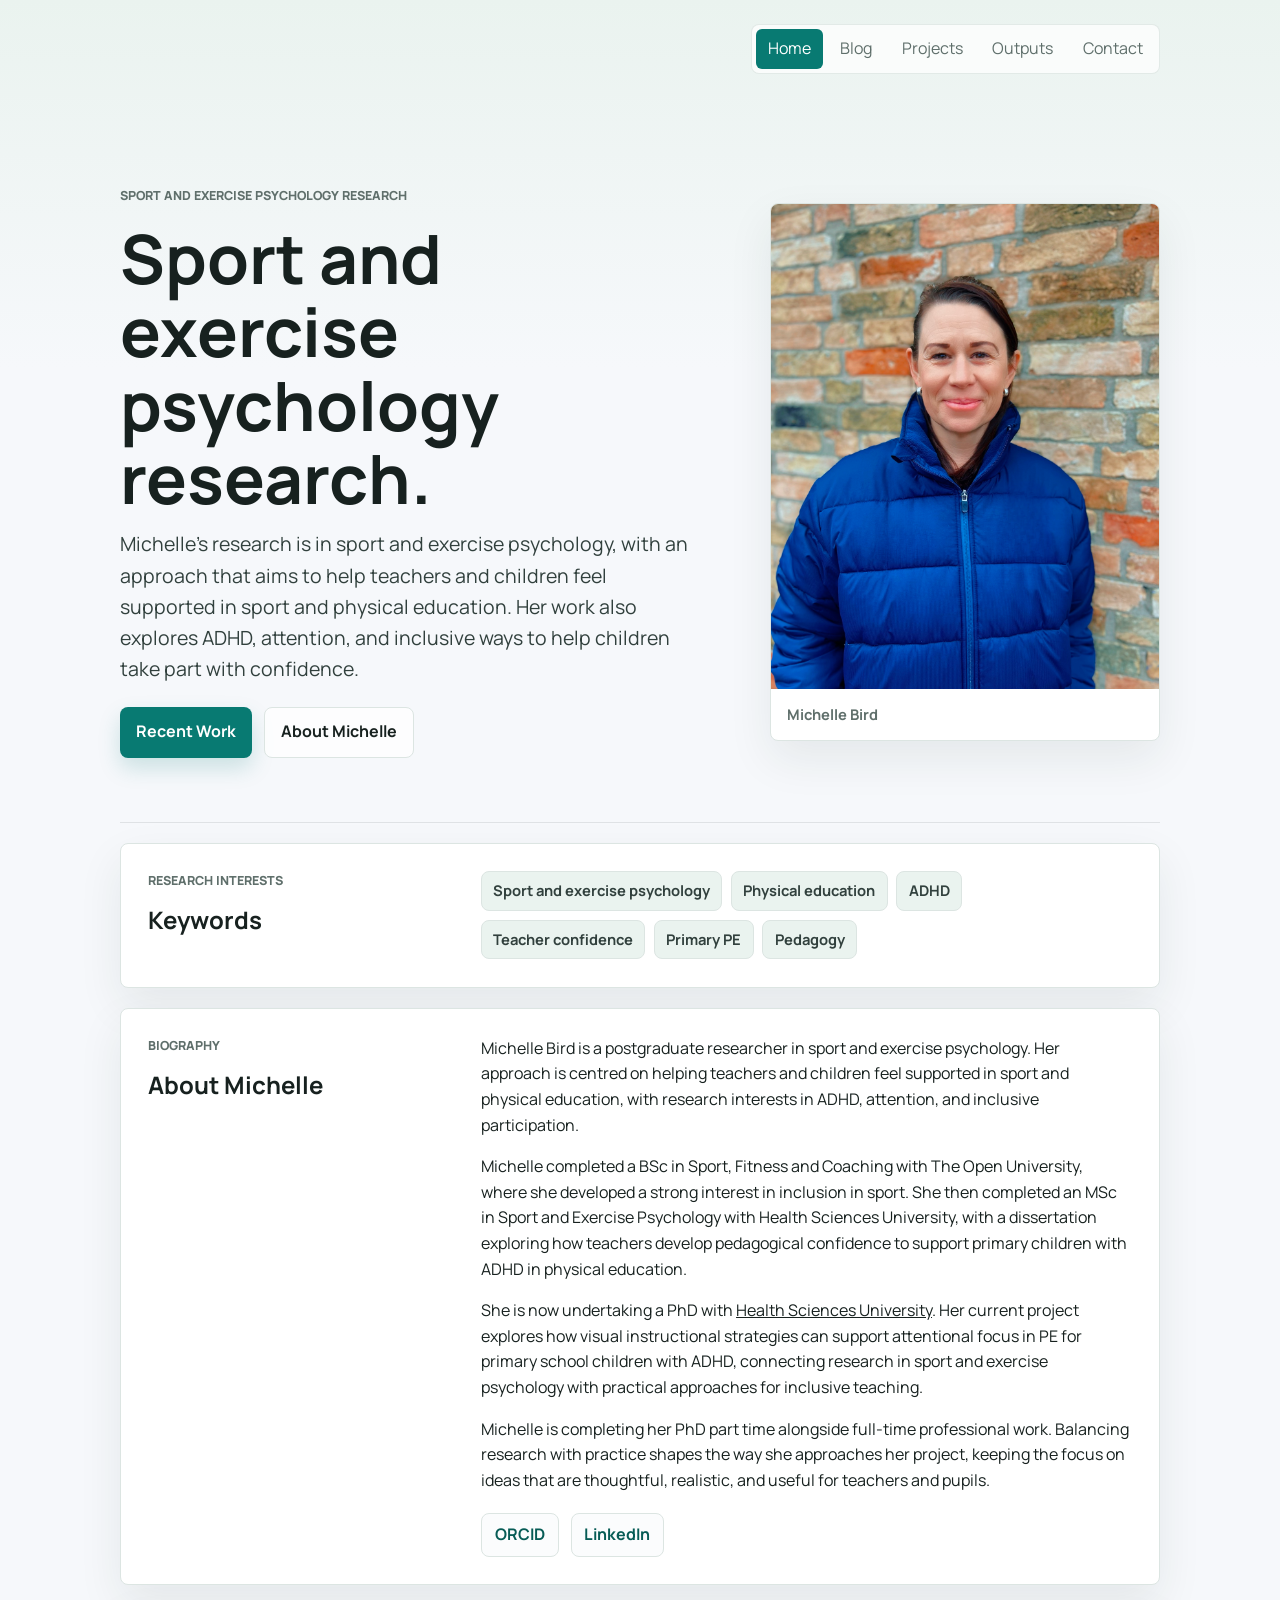
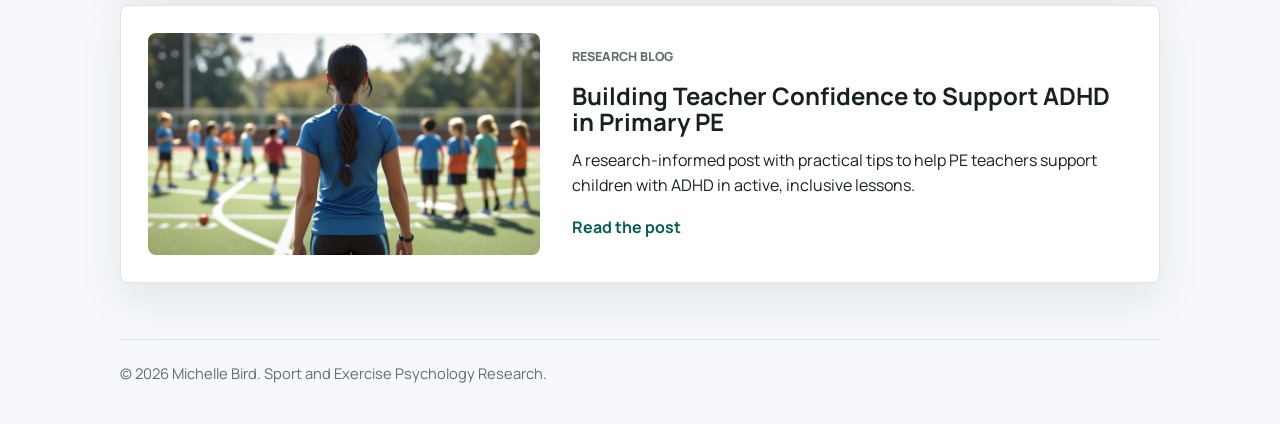
<file: index.html>
<!DOCTYPE html>
<html lang="en">
  <head>
    <meta charset="UTF-8" />
    <meta name="viewport" content="width=device-width, initial-scale=1.0" />
    <title>Michelle Bird | Sport and Exercise Psychology Research</title>
    <meta
      name="description"
      content="An academic website focused on sport and exercise psychology, inclusivity in sport and physical activity, and ADHD research."
    />
    <link rel="preconnect" href="https://fonts.googleapis.com" />
    <link rel="preconnect" href="https://fonts.gstatic.com" crossorigin />
    <link
      href="https://fonts.googleapis.com/css2?family=Manrope:wght@400;500;700;800&display=swap"
      rel="stylesheet"
    />
    <link rel="stylesheet" href="styles.css" />
  </head>
  <body>
    <div class="site-shell">
      <header class="site-header site-header-home">
        <button class="menu-toggle" type="button" aria-expanded="false">Menu</button>
        <nav class="site-nav" aria-label="Primary navigation">
          <a href="index.html" aria-current="page">Home</a>
          <a href="blog/index.html">Blog</a>
          <a href="projects/index.html">Projects</a>
          <a href="outputs.html">Outputs</a>
          <a href="contact.html">Contact</a>
        </nav>
      </header>

      <main>
        <section class="hero">
          <div class="hero-copy">
            <p class="eyebrow">Sport and Exercise Psychology Research</p>
            <h1>Sport and exercise psychology research.</h1>
            <p class="lead">
              Michelle's research is in sport and exercise psychology, with an
              approach that aims to help teachers and children feel supported in
              sport and physical education. Her work also explores ADHD,
              attention, and inclusive ways to help children take part with
              confidence.
            </p>
            <div class="button-row">
              <a class="button button-primary" href="blog/pe-teachers-adhd-confidence.html">Recent Work</a>
              <a class="button button-secondary" href="#biography">About Michelle</a>
            </div>
          </div>
          <figure class="portrait-card">
            <img
              src="assets/images/michelle-bird-portrait.jpg"
              alt="Michelle Bird standing in front of a brick wall"
            />
            <figcaption>Michelle Bird</figcaption>
          </figure>
        </section>

        <section class="research-interests" aria-labelledby="research-interests-title">
          <div>
            <p class="section-label">Research interests</p>
            <h2 id="research-interests-title">Keywords</h2>
          </div>
          <ul class="keyword-list" aria-label="Research interest keywords">
            <li>Sport and exercise psychology</li>
            <li>Physical education</li>
            <li>ADHD</li>
            <li>Teacher confidence</li>
            <li>Primary PE</li>
            <li>Pedagogy</li>
          </ul>
        </section>

        <section class="bio-section" id="biography">
          <div>
            <p class="section-label">Biography</p>
            <h2>About Michelle</h2>
          </div>
          <div class="bio-copy">
            <p>
              Michelle Bird is a postgraduate researcher in sport and exercise
              psychology. Her approach is centred on helping teachers and
              children feel supported in sport and physical education, with
              research interests in ADHD, attention, and inclusive
              participation.
            </p>
            <p>
              Michelle completed a BSc in Sport, Fitness and Coaching with The
              Open University, where she developed a strong interest in
              inclusion in sport. She then completed an MSc in Sport and
              Exercise Psychology with Health Sciences University, with a
              dissertation exploring how teachers develop pedagogical confidence
              to support primary children with ADHD in physical education.
            </p>
            <p>
              She is now undertaking a PhD with
              <a href="https://www.hsu.ac.uk/">Health Sciences University</a>.
              Her current project explores how visual instructional strategies
              can support attentional focus in PE for primary school children
              with ADHD, connecting research in sport and exercise psychology
              with practical approaches for inclusive teaching.
            </p>
            <p>
              Michelle is completing her PhD part time alongside full-time
              professional work. Balancing research with practice shapes the way
              she approaches her project, keeping the focus on ideas that are
              thoughtful, realistic, and useful for teachers and pupils.
            </p>
            <div class="profile-links" aria-label="Michelle Bird profile links">
              <a href="https://orcid.org/0009-0002-1070-3052">ORCID</a>
              <a href="https://www.linkedin.com/in/michelle-bird-19053750/?skipRedirect=true">LinkedIn</a>
            </div>
          </div>
        </section>

        <a class="research-feature research-feature-link" href="blog/pe-teachers-adhd-confidence.html">
          <img
            src="assets/images/blog-pe-teachers-adhd-confidence-photo.jpg"
            alt="PE teacher walking into an outdoor PE space with pupils blurred in the distance"
          />
          <div>
            <p class="section-label">Research blog</p>
            <h2>Building Teacher Confidence to Support ADHD in Primary PE</h2>
            <p>
              A research-informed post with practical tips to help PE teachers
              support children with ADHD in active, inclusive lessons.
            </p>
            <span class="text-link">Read the post</span>
          </div>
        </a>
      </main>

      <footer class="site-footer">
        <p>&copy; <span id="year"></span> Michelle Bird. Sport and Exercise Psychology Research.</p>
      </footer>
    </div>

    <script src="scripts/site.js"></script>
  </body>
</html>
</file>
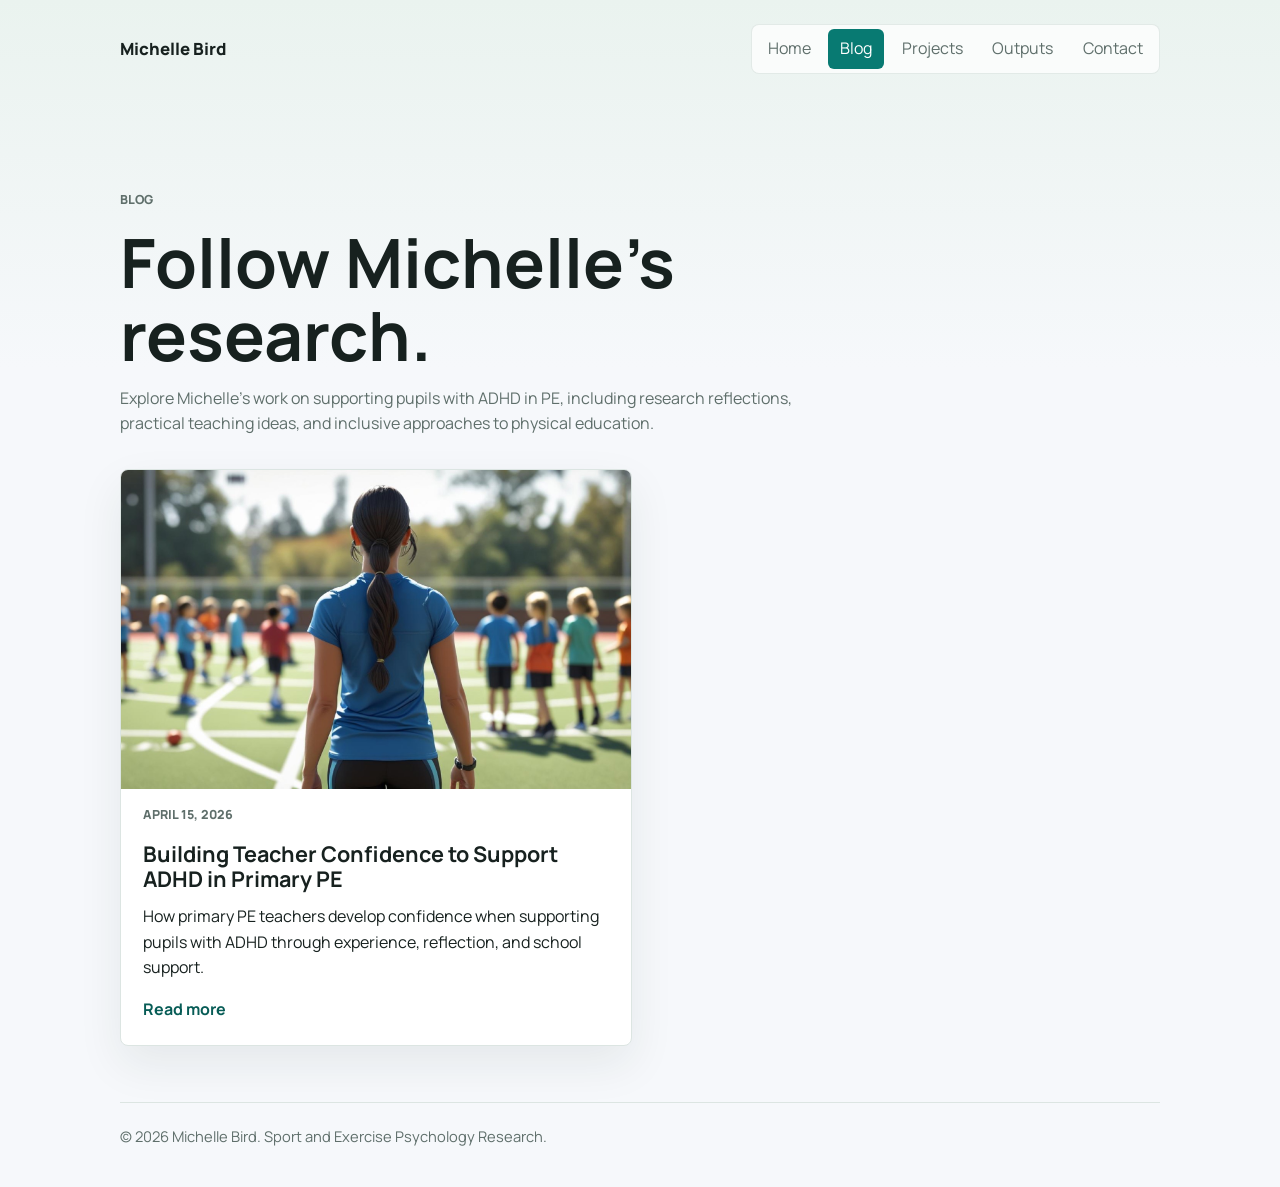
<file: blog/index.html>
<!DOCTYPE html>
<html lang="en">
  <head>
    <meta charset="UTF-8" />
    <meta name="viewport" content="width=device-width, initial-scale=1.0" />
    <title>Michelle Bird | Blog</title>
    <meta
      name="description"
      content="Academic writing and reflections on inclusive physical education for pupils with ADHD."
    />
    <link rel="preconnect" href="https://fonts.googleapis.com" />
    <link rel="preconnect" href="https://fonts.gstatic.com" crossorigin />
    <link
      href="https://fonts.googleapis.com/css2?family=Manrope:wght@400;500;700;800&display=swap"
      rel="stylesheet"
    />
    <link rel="stylesheet" href="../styles.css" />
  </head>
  <body>
    <div class="site-shell">
      <header class="site-header">
        <a class="brand" href="../index.html">Michelle Bird</a>
        <button class="menu-toggle" type="button" aria-expanded="false">Menu</button>
        <nav class="site-nav" aria-label="Primary navigation">
          <a href="../index.html">Home</a>
          <a href="index.html" aria-current="page">Blog</a>
          <a href="../projects/index.html">Projects</a>
          <a href="../outputs.html">Outputs</a>
          <a href="../contact.html">Contact</a>
        </nav>
      </header>

      <main>
        <section class="page-header">
          <p class="eyebrow">Blog</p>
          <h1>Follow Michelle's research.</h1>
          <p>
            Explore Michelle's work on supporting pupils with ADHD in PE,
            including research reflections, practical teaching ideas, and
            inclusive approaches to physical education.
          </p>
        </section>

        <section class="cards">
          <article class="card">
            <img
              class="card-image"
              src="../assets/images/blog-pe-teachers-adhd-confidence-photo.jpg"
              alt="PE teacher walking into an outdoor PE space with pupils blurred in the distance"
            />
            <p class="meta">April 15, 2026</p>
            <h2>Building Teacher Confidence to Support ADHD in Primary PE</h2>
            <p>
              How primary PE teachers develop confidence when supporting pupils
              with ADHD through experience, reflection, and school support.
            </p>
            <a class="text-link" href="pe-teachers-adhd-confidence.html">Read more</a>
          </article>
        </section>
      </main>

      <footer class="site-footer">
        <p>&copy; <span id="year"></span> Michelle Bird. Sport and Exercise Psychology Research.</p>
      </footer>
    </div>

    <script src="../scripts/site.js"></script>
  </body>
</html>
</file>
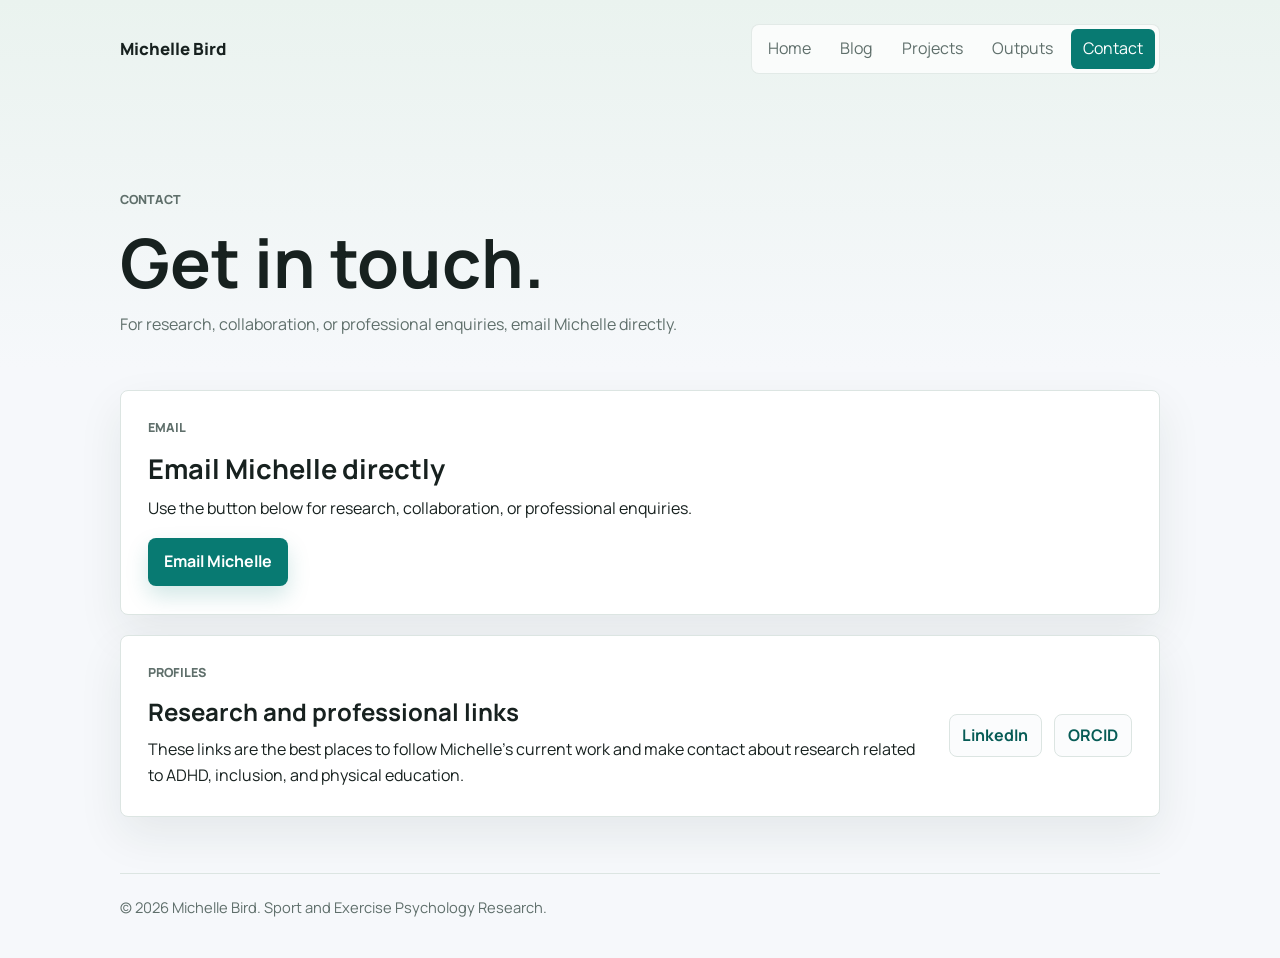
<file: contact.html>
<!DOCTYPE html>
<html lang="en">
  <head>
    <meta charset="UTF-8" />
    <meta name="viewport" content="width=device-width, initial-scale=1.0" />
    <title>Michelle Bird | Contact</title>
    <meta
      name="description"
      content="Contact Michelle Bird about sport and exercise psychology research, ADHD, inclusion, and physical education."
    />
    <link rel="preconnect" href="https://fonts.googleapis.com" />
    <link rel="preconnect" href="https://fonts.gstatic.com" crossorigin />
    <link
      href="https://fonts.googleapis.com/css2?family=Manrope:wght@400;500;700;800&display=swap"
      rel="stylesheet"
    />
    <link rel="stylesheet" href="styles.css" />
  </head>
  <body>
    <div class="site-shell">
      <header class="site-header">
        <a class="brand" href="index.html">Michelle Bird</a>
        <button class="menu-toggle" type="button" aria-expanded="false">Menu</button>
        <nav class="site-nav" aria-label="Primary navigation">
          <a href="index.html">Home</a>
          <a href="blog/index.html">Blog</a>
          <a href="projects/index.html">Projects</a>
          <a href="outputs.html">Outputs</a>
          <a href="contact.html" aria-current="page">Contact</a>
        </nav>
      </header>

      <main>
        <section class="page-header">
          <p class="eyebrow">Contact</p>
          <h1>Get in touch.</h1>
          <p>
            For research, collaboration, or professional enquiries, email
            Michelle directly.
          </p>
        </section>

        <section class="contact-email-panel">
          <p class="section-label">Email</p>
          <h2>Email Michelle directly</h2>
          <p>
            Use the button below for research, collaboration, or professional
            enquiries.
          </p>
          <a class="button button-primary" href="#" id="email-link">Email Michelle</a>
        </section>

        <section class="contact-panel">
          <div>
            <p class="section-label">Profiles</p>
            <h2>Research and professional links</h2>
            <p>
              These links are the best places to follow Michelle's current work
              and make contact about research related to ADHD, inclusion, and
              physical education.
            </p>
          </div>
          <div class="profile-links" aria-label="Michelle Bird contact links">
            <a href="https://www.linkedin.com/in/michelle-bird-19053750/?skipRedirect=true">LinkedIn</a>
            <a href="https://orcid.org/0009-0002-1070-3052">ORCID</a>
          </div>
        </section>
      </main>

      <footer class="site-footer">
        <p>&copy; <span id="year"></span> Michelle Bird. Sport and Exercise Psychology Research.</p>
      </footer>
    </div>

    <script src="scripts/site.js"></script>
    <script>
      const emailLink = document.querySelector("#email-link");
      const user = ["230", "131"].join("");
      const domain = ["hsu", "ac", "uk"].join(".");

      emailLink.href = "mailto:" + user + "@" + domain;
    </script>
  </body>
</html>
</file>
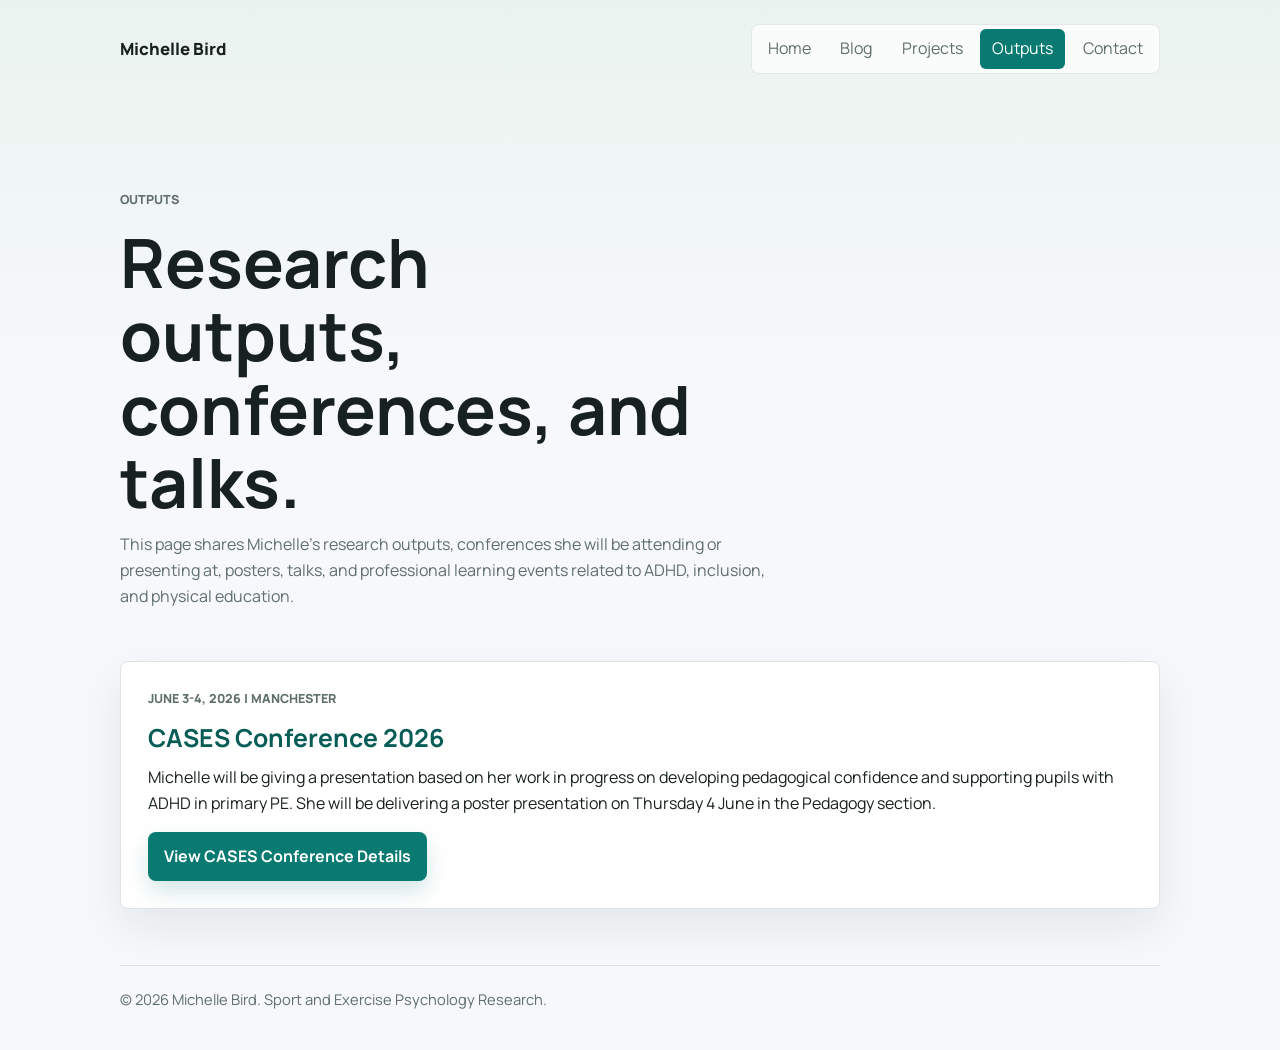
<file: outputs.html>
<!DOCTYPE html>
<html lang="en">
  <head>
    <meta charset="UTF-8" />
    <meta name="viewport" content="width=device-width, initial-scale=1.0" />
    <title>Michelle Bird | Outputs</title>
    <meta
      name="description"
      content="Research outputs, conference presentations, talks, posters, and professional learning events from Michelle Bird."
    />
    <link rel="preconnect" href="https://fonts.googleapis.com" />
    <link rel="preconnect" href="https://fonts.gstatic.com" crossorigin />
    <link
      href="https://fonts.googleapis.com/css2?family=Manrope:wght@400;500;700;800&display=swap"
      rel="stylesheet"
    />
    <link rel="stylesheet" href="styles.css" />
  </head>
  <body>
    <div class="site-shell">
      <header class="site-header">
        <a class="brand" href="index.html">Michelle Bird</a>
        <button class="menu-toggle" type="button" aria-expanded="false">Menu</button>
        <nav class="site-nav" aria-label="Primary navigation">
          <a href="index.html">Home</a>
          <a href="blog/index.html">Blog</a>
          <a href="projects/index.html">Projects</a>
          <a href="outputs.html" aria-current="page">Outputs</a>
          <a href="contact.html">Contact</a>
        </nav>
      </header>

      <main>
        <section class="page-header">
          <p class="eyebrow">Outputs</p>
          <h1>Research outputs, conferences, and talks.</h1>
          <p>
            This page shares Michelle's research outputs, conferences she will
            be attending or presenting at, posters, talks, and professional
            learning events related to ADHD, inclusion, and physical education.
          </p>
        </section>

        <section class="presentation-list">
          <article class="presentation-item">
            <p class="meta">June 3-4, 2026 | Manchester</p>
            <h2>
              <a class="text-link" href="outputs/cases-conference.html">CASES Conference 2026</a>
            </h2>
            <p>
              Michelle will be giving a presentation based on her work in
              progress on developing pedagogical confidence and supporting
              pupils with ADHD in primary PE. She will be delivering a poster
              presentation on Thursday 4 June in the Pedagogy section.
            </p>
            <a class="button button-primary" href="outputs/cases-conference.html">View CASES Conference Details</a>
          </article>
        </section>
      </main>

      <footer class="site-footer">
        <p>&copy; <span id="year"></span> Michelle Bird. Sport and Exercise Psychology Research.</p>
      </footer>
    </div>

    <script src="scripts/site.js"></script>
  </body>
</html>
</file>
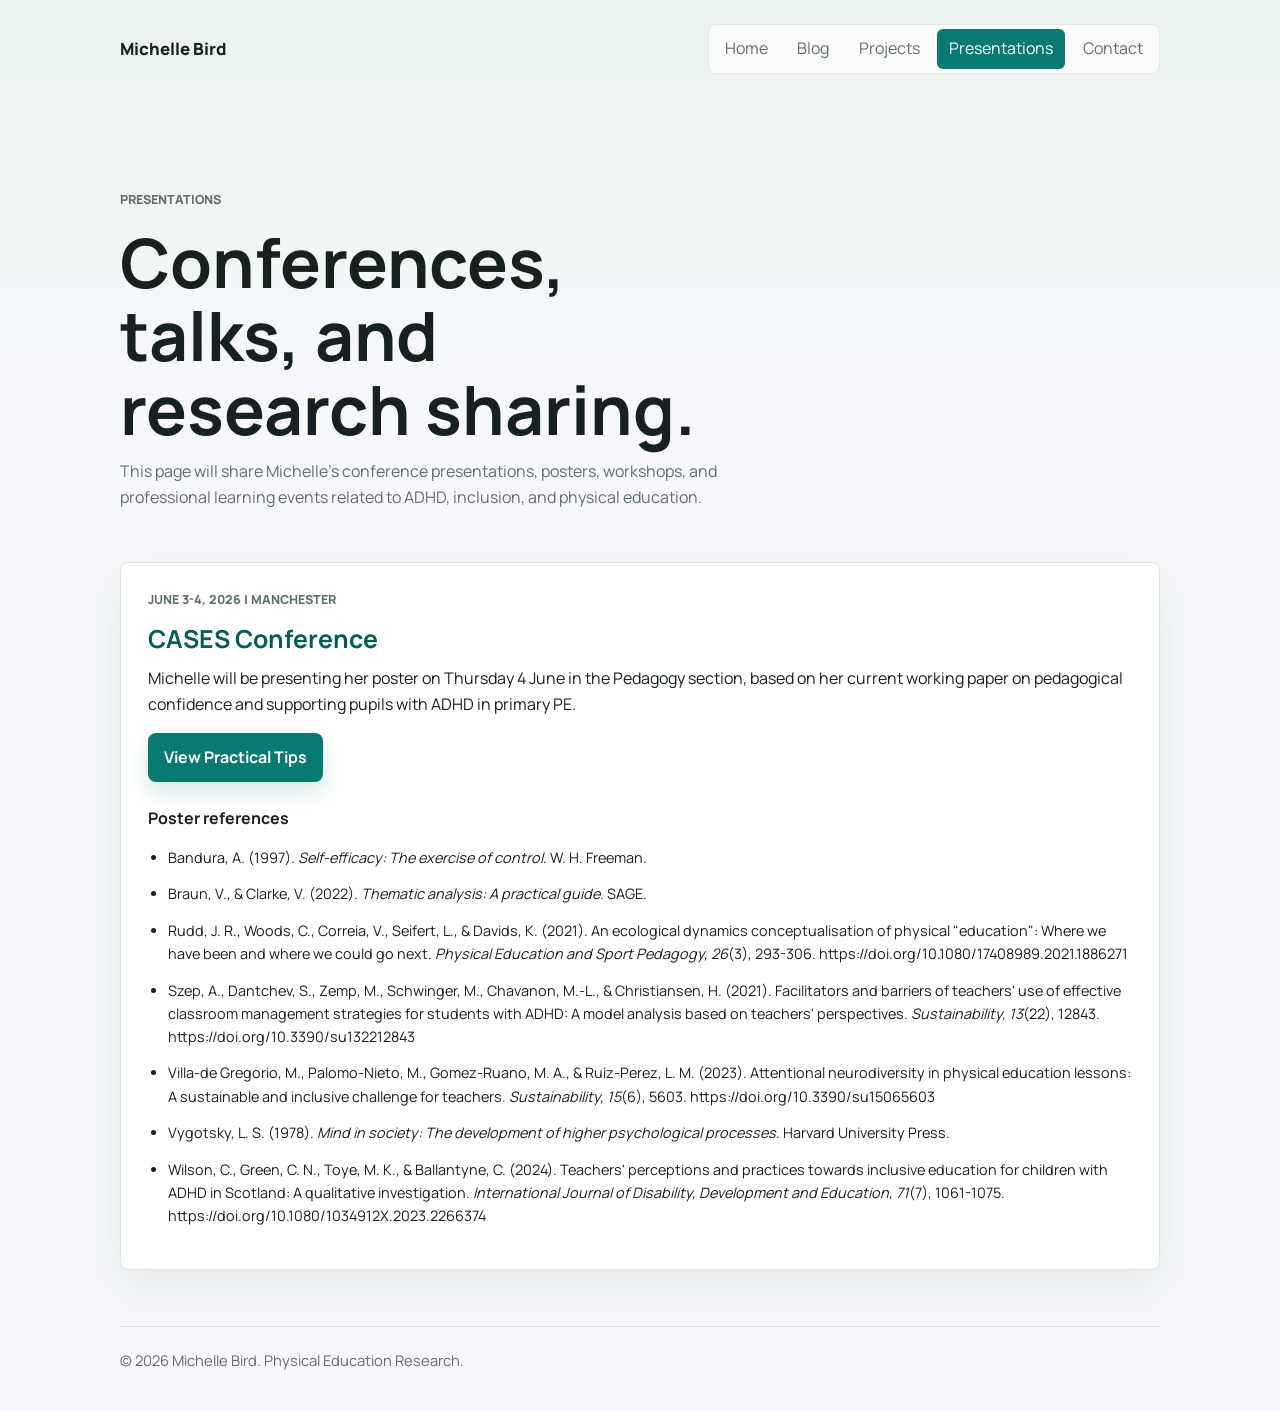
<file: presentations.html>
<!DOCTYPE html>
<html lang="en">
  <head>
    <meta charset="UTF-8" />
    <meta name="viewport" content="width=device-width, initial-scale=1.0" />
    <title>Michelle Bird | Presentations</title>
    <meta
      name="description"
      content="Conference presentations, talks, posters, and professional learning events from Michelle Bird."
    />
    <link rel="preconnect" href="https://fonts.googleapis.com" />
    <link rel="preconnect" href="https://fonts.gstatic.com" crossorigin />
    <link
      href="https://fonts.googleapis.com/css2?family=Manrope:wght@400;500;700;800&display=swap"
      rel="stylesheet"
    />
    <link rel="stylesheet" href="styles.css" />
  </head>
  <body>
    <div class="site-shell">
      <header class="site-header">
        <a class="brand" href="index.html">Michelle Bird</a>
        <button class="menu-toggle" type="button" aria-expanded="false">Menu</button>
        <nav class="site-nav" aria-label="Primary navigation">
          <a href="index.html">Home</a>
          <a href="blog/index.html">Blog</a>
          <a href="projects/index.html">Projects</a>
          <a href="presentations.html" aria-current="page">Presentations</a>
          <a href="contact.html">Contact</a>
        </nav>
      </header>

      <main>
        <section class="page-header">
          <p class="eyebrow">Presentations</p>
          <h1>Conferences, talks, and research sharing.</h1>
          <p>
            This page will share Michelle's conference presentations, posters,
            workshops, and professional learning events related to ADHD,
            inclusion, and physical education.
          </p>
        </section>

        <section class="presentation-list">
          <article class="presentation-item">
            <p class="meta">June 3-4, 2026 | Manchester</p>
            <h2>
              <a class="text-link" href="https://www.nutritionsociety.org/events/cases-2026-conference">CASES Conference</a>
            </h2>
            <p>
              Michelle will be presenting her poster on Thursday 4 June in the
              Pedagogy section, based on her current working paper on
              pedagogical confidence and supporting pupils with ADHD in primary
              PE.
            </p>
            <a class="button button-primary" href="blog/pe-teachers-adhd-confidence.html#practical-strategies">View Practical Tips</a>
            <h3>Poster references</h3>
            <ul class="reference-list">
              <li>
                Bandura, A. (1997). <em>Self-efficacy: The exercise of control</em>.
                W. H. Freeman.
              </li>
              <li>
                Braun, V., &amp; Clarke, V. (2022).
                <em>Thematic analysis: A practical guide</em>. SAGE.
              </li>
              <li>
                Rudd, J. R., Woods, C., Correia, V., Seifert, L., &amp; Davids,
                K. (2021). An ecological dynamics conceptualisation of physical
                "education": Where we have been and where we could go next.
                <em>Physical Education and Sport Pedagogy, 26</em>(3), 293-306.
                https://doi.org/10.1080/17408989.2021.1886271
              </li>
              <li>
                Szep, A., Dantchev, S., Zemp, M., Schwinger, M., Chavanon, M.-L.,
                &amp; Christiansen, H. (2021). Facilitators and barriers of
                teachers' use of effective classroom management strategies for
                students with ADHD: A model analysis based on teachers'
                perspectives. <em>Sustainability, 13</em>(22), 12843.
                https://doi.org/10.3390/su132212843
              </li>
              <li>
                Villa-de Gregorio, M., Palomo-Nieto, M., Gomez-Ruano, M. A.,
                &amp; Ruiz-Perez, L. M. (2023). Attentional neurodiversity in
                physical education lessons: A sustainable and inclusive
                challenge for teachers. <em>Sustainability, 15</em>(6), 5603.
                https://doi.org/10.3390/su15065603
              </li>
              <li>
                Vygotsky, L. S. (1978).
                <em>Mind in society: The development of higher psychological processes</em>.
                Harvard University Press.
              </li>
              <li>
                Wilson, C., Green, C. N., Toye, M. K., &amp; Ballantyne, C.
                (2024). Teachers' perceptions and practices towards inclusive
                education for children with ADHD in Scotland: A qualitative
                investigation.
                <em>International Journal of Disability, Development and Education, 71</em>(7),
                1061-1075. https://doi.org/10.1080/1034912X.2023.2266374
              </li>
            </ul>
          </article>
        </section>
      </main>

      <footer class="site-footer">
        <p>&copy; <span id="year"></span> Michelle Bird. Physical Education Research.</p>
      </footer>
    </div>

    <script src="scripts/site.js"></script>
  </body>
</html>
</file>
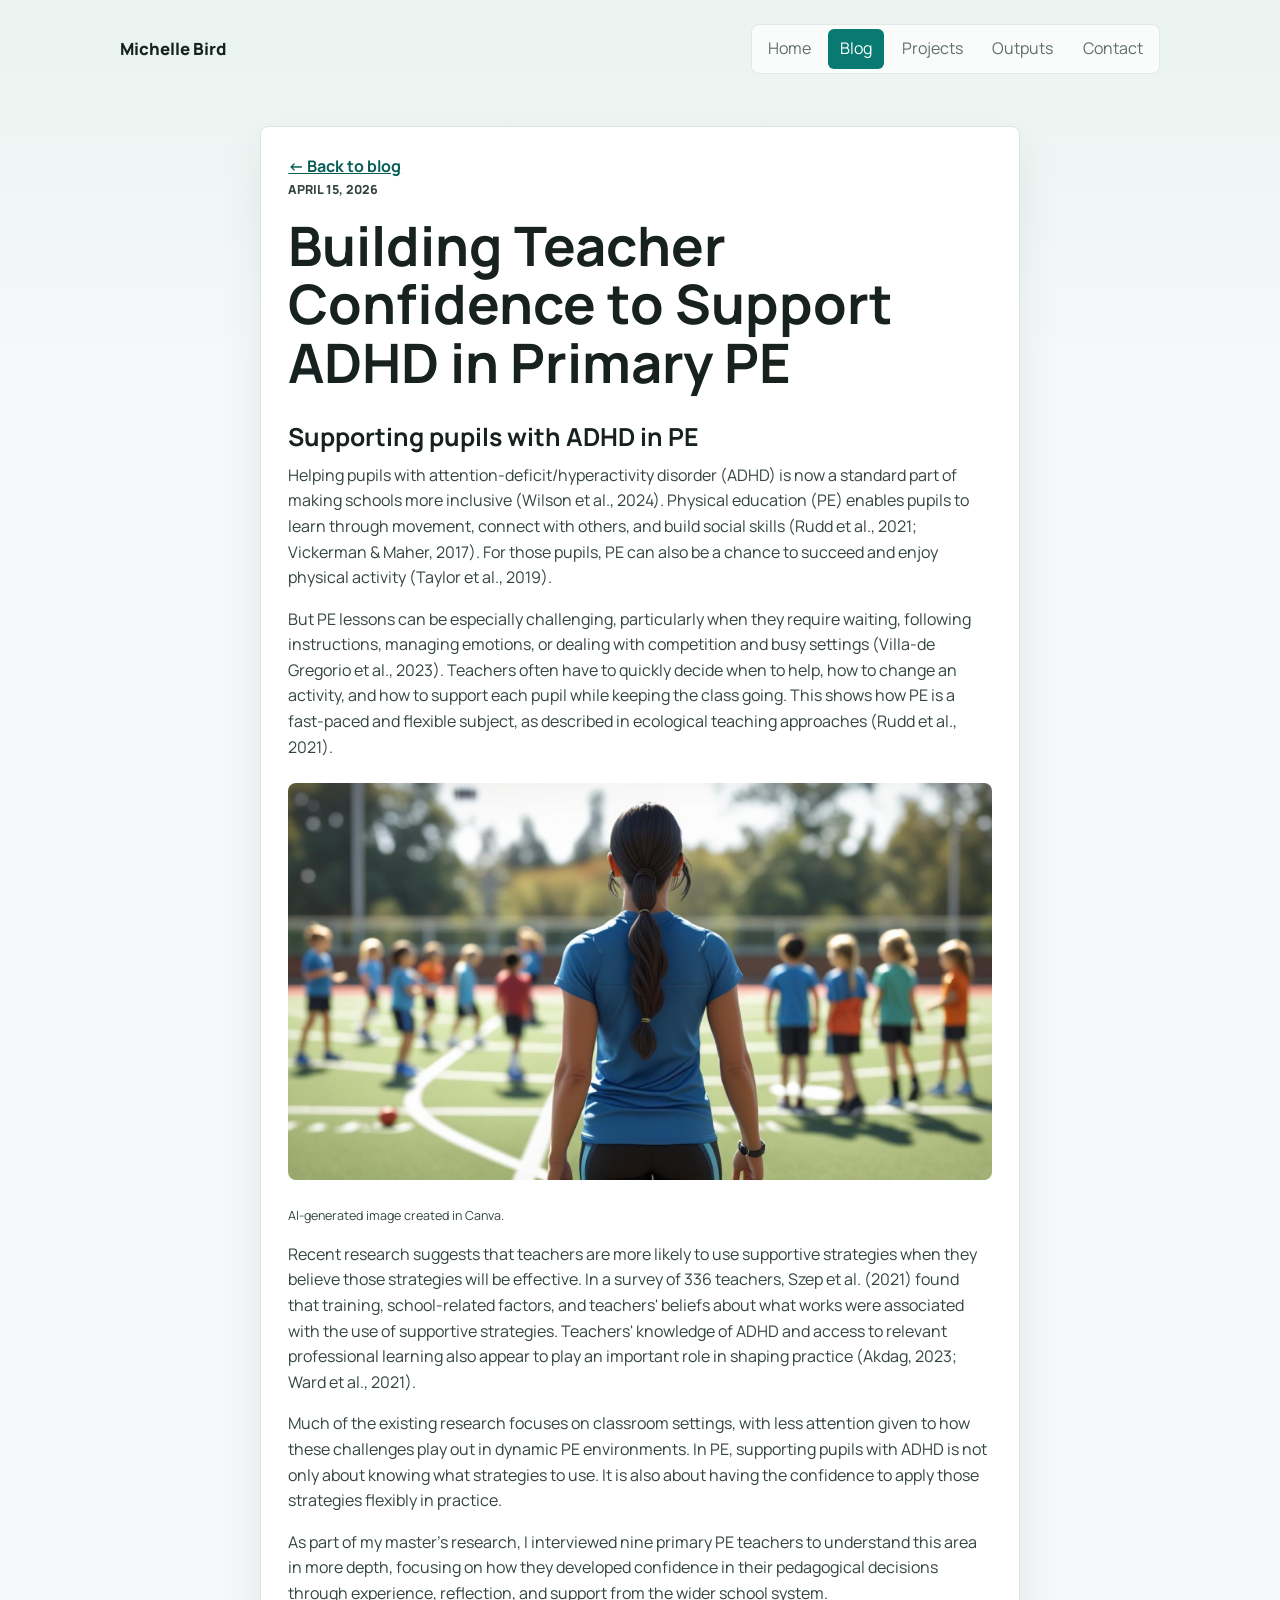
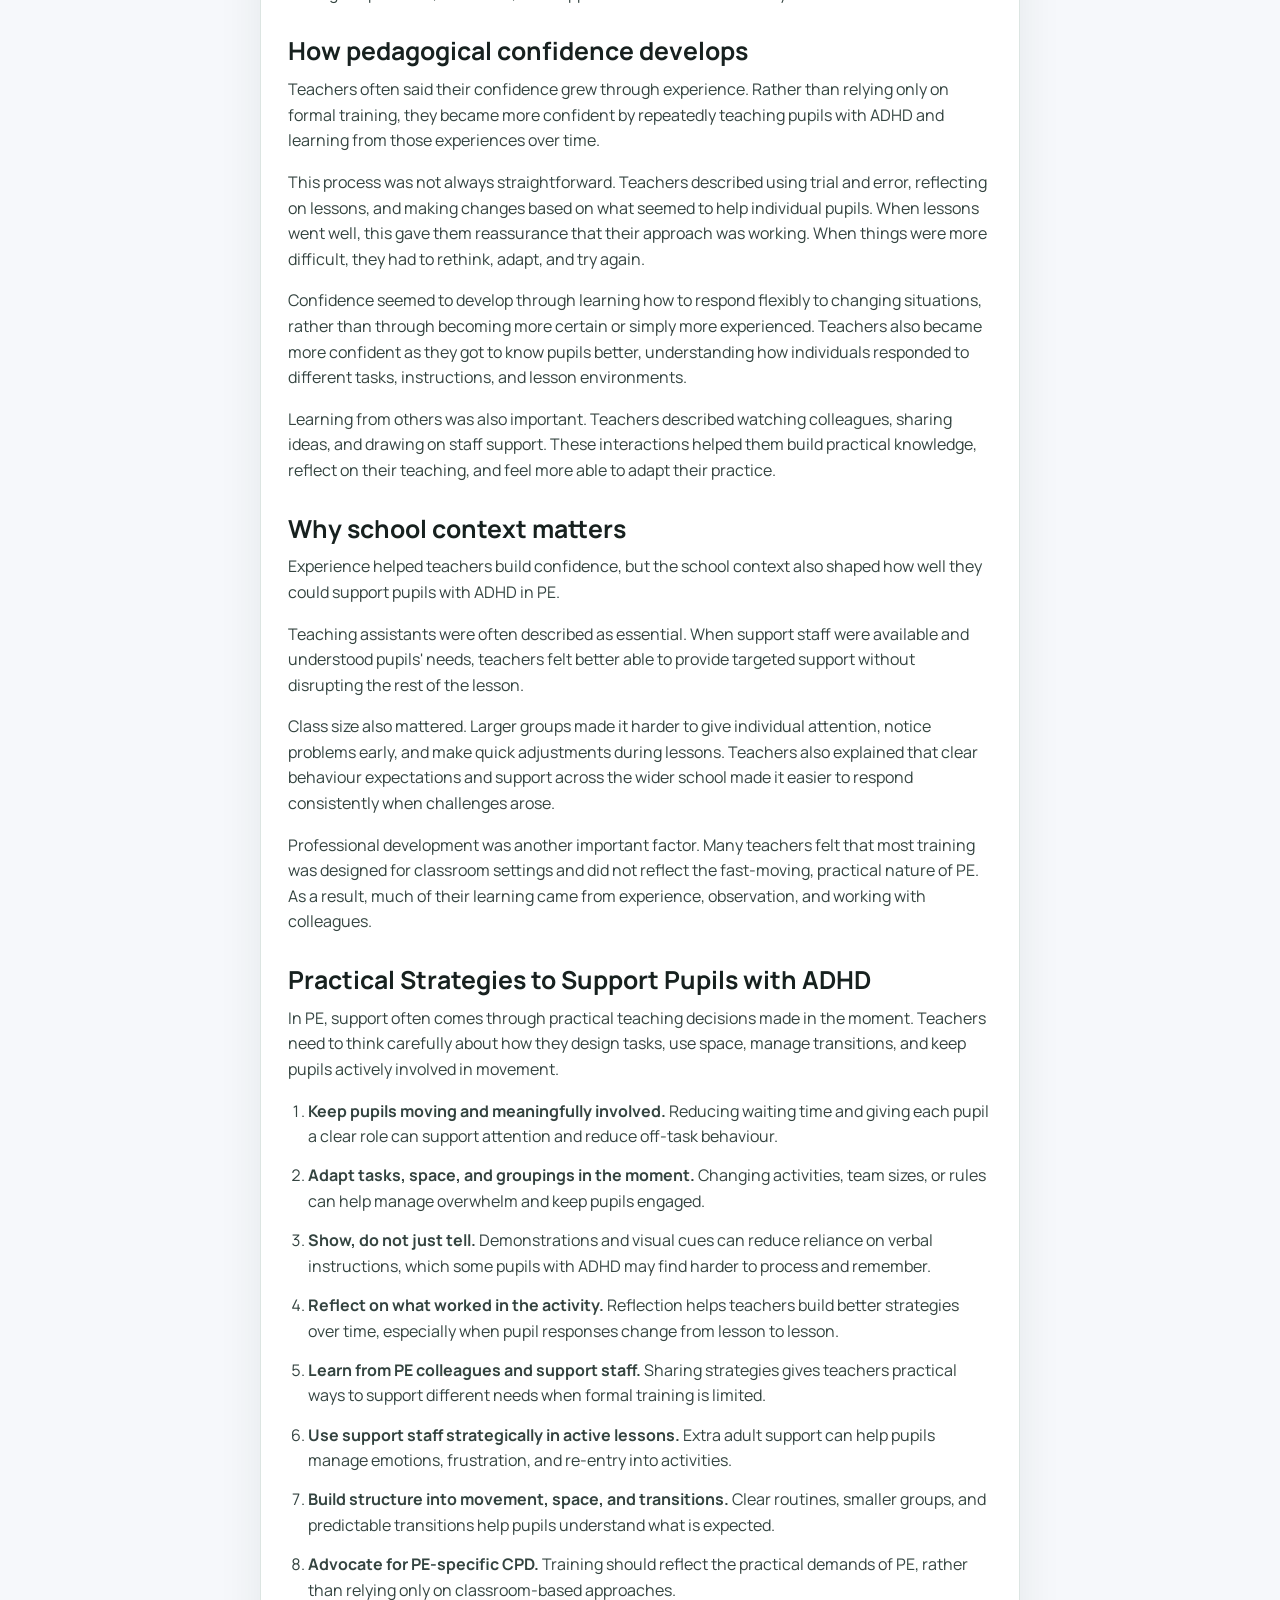
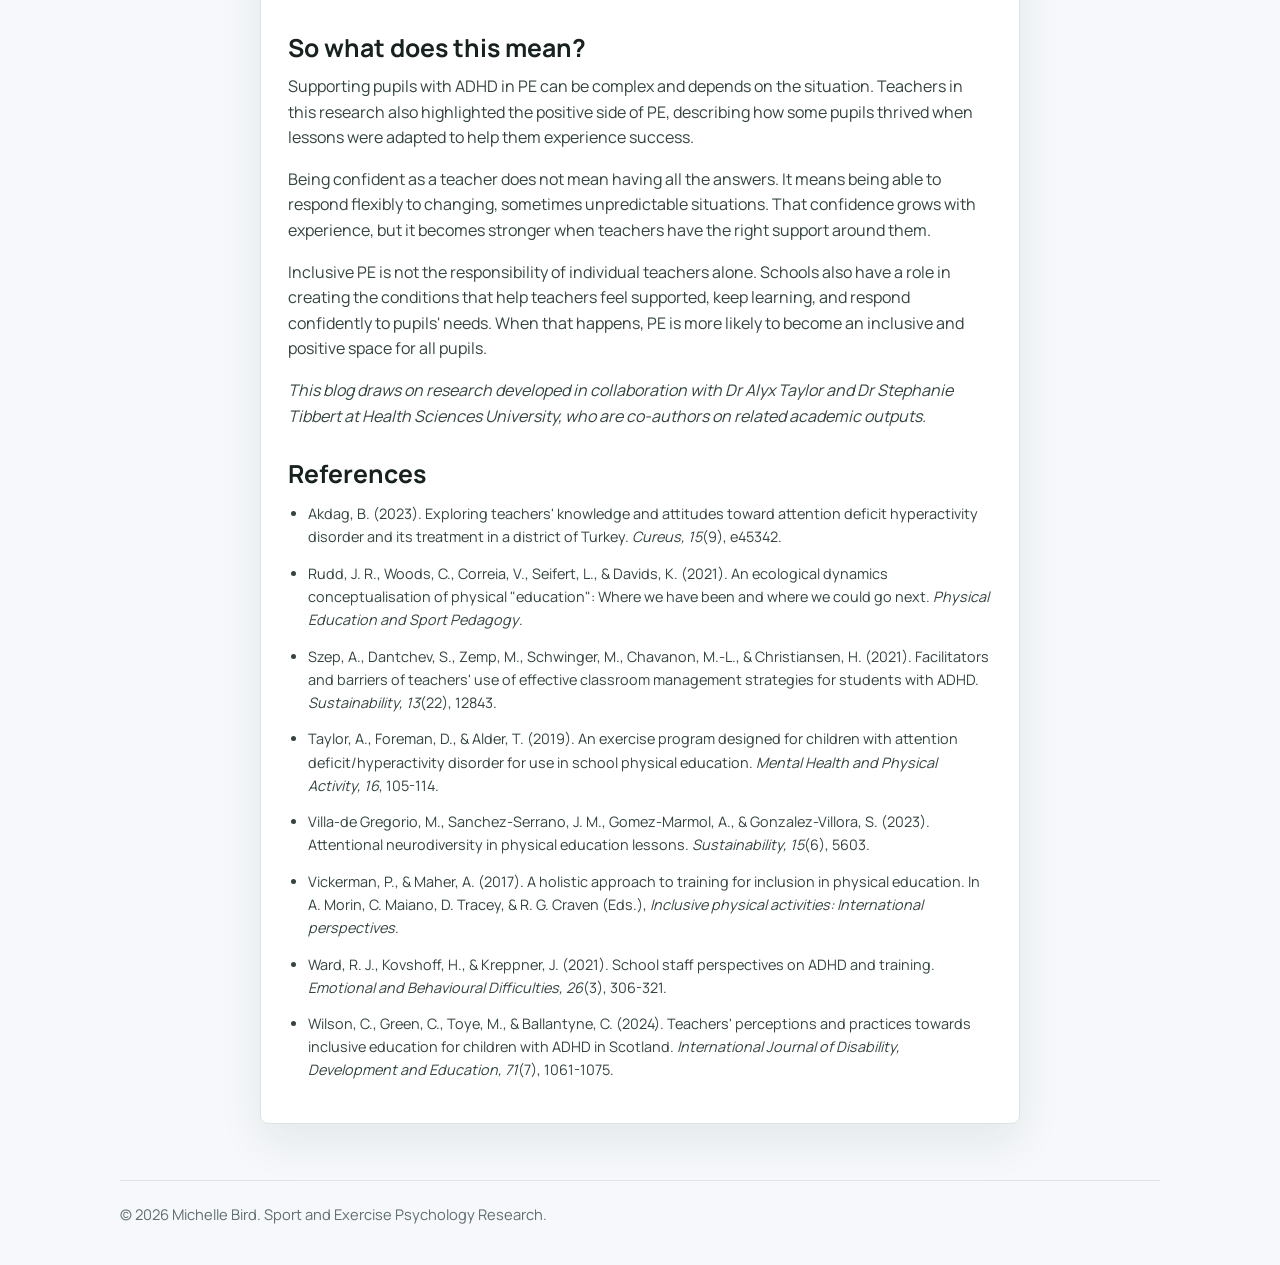
<file: blog/pe-teachers-adhd-confidence.html>
<!DOCTYPE html>
<html lang="en">
  <head>
    <meta charset="UTF-8" />
    <meta name="viewport" content="width=device-width, initial-scale=1.0" />
    <title>Building Teacher Confidence to Support ADHD in Primary PE</title>
    <meta
      name="description"
      content="A research-informed blog post on how primary PE teachers develop confidence when supporting pupils with attention-deficit/hyperactivity disorder (ADHD)."
    />
    <link rel="preconnect" href="https://fonts.googleapis.com" />
    <link rel="preconnect" href="https://fonts.gstatic.com" crossorigin />
    <link
      href="https://fonts.googleapis.com/css2?family=Manrope:wght@400;500;700;800&display=swap"
      rel="stylesheet"
    />
    <link rel="stylesheet" href="../styles.css" />
  </head>
  <body>
    <div class="site-shell">
      <header class="site-header">
        <a class="brand" href="../index.html">Michelle Bird</a>
        <button class="menu-toggle" type="button" aria-expanded="false">Menu</button>
        <nav class="site-nav" aria-label="Primary navigation">
          <a href="../index.html">Home</a>
          <a href="index.html" aria-current="page">Blog</a>
          <a href="../projects/index.html">Projects</a>
          <a href="../outputs.html">Outputs</a>
          <a href="../contact.html">Contact</a>
        </nav>
      </header>

      <main>
        <article class="article">
          <div class="article-header">
            <a class="back-link" href="index.html">&larr; Back to blog</a>
            <p class="meta">April 15, 2026</p>
            <h1>Building Teacher Confidence to Support ADHD in Primary PE</h1>
          </div>

          <h2>Supporting pupils with ADHD in PE</h2>
          <p>
            Helping pupils with attention-deficit/hyperactivity disorder (ADHD)
            is now a standard part of making schools more inclusive (Wilson et
            al., 2024). Physical education (PE) enables pupils to learn through
            movement, connect with others, and build social skills (Rudd et al.,
            2021; Vickerman &amp; Maher, 2017). For those pupils, PE can also be
            a chance to succeed and enjoy physical activity (Taylor et al.,
            2019).
          </p>
          <p>
            But PE lessons can be especially challenging, particularly when they
            require waiting, following instructions,
            managing emotions, or dealing with competition and busy settings
            (Villa-de Gregorio et al., 2023). Teachers often have to quickly
            decide when to help, how to change an activity, and how to support
            each pupil while keeping the class going. This shows how PE is a
            fast-paced and flexible subject, as described in ecological teaching
            approaches (Rudd et al., 2021).
          </p>

          <img
            src="../assets/images/blog-pe-teachers-adhd-confidence-photo.jpg"
            alt="PE teacher walking into an outdoor PE space with pupils blurred in the distance"
          />
          <p class="image-credit">AI-generated image created in Canva.</p>

          <p>
            Recent research suggests that teachers are more likely to use
            supportive strategies when they believe those strategies will be
            effective. In a survey of 336 teachers, Szep et al. (2021) found
            that training, school-related factors, and teachers' beliefs about
            what works were associated with the use of supportive strategies.
            Teachers' knowledge of ADHD and access to relevant professional
            learning also appear to play an important role in shaping practice
            (Akdag, 2023; Ward et al., 2021).
          </p>
          <p>
            Much of the existing research focuses on classroom settings, with
            less attention given to how these challenges play out in dynamic PE
            environments. In PE, supporting pupils with ADHD is not only about
            knowing what strategies to use. It is also about having the
            confidence to apply those strategies flexibly in practice.
          </p>
          <p>
            As part of my master's research, I interviewed nine primary PE
            teachers to understand this area in more depth, focusing on how they
            developed confidence in their pedagogical decisions through
            experience, reflection, and support from the wider school system.
          </p>

          <h2>How pedagogical confidence develops</h2>
          <p>
            Teachers often said their confidence grew through experience. Rather
            than relying only on formal training, they became more confident by
            repeatedly teaching pupils with ADHD and learning from those
            experiences over time.
          </p>
          <p>
            This process was not always straightforward. Teachers described
            using trial and error, reflecting on lessons, and making changes
            based on what seemed to help individual pupils. When lessons went
            well, this gave them reassurance that their approach was working.
            When things were more difficult, they had to rethink, adapt, and try
            again.
          </p>
          <p>
            Confidence seemed to develop through learning how to respond
            flexibly to changing situations, rather than through becoming more
            certain or simply more experienced. Teachers also became more
            confident as they got to know pupils better, understanding how
            individuals responded to different tasks, instructions, and lesson
            environments.
          </p>
          <p>
            Learning from others was also important. Teachers described watching
            colleagues, sharing ideas, and drawing on staff support. These
            interactions helped them build practical knowledge, reflect on their
            teaching, and feel more able to adapt their practice.
          </p>

          <h2>Why school context matters</h2>
          <p>
            Experience helped teachers build confidence, but the school context
            also shaped how well they could support pupils with ADHD in PE.
          </p>
          <p>
            Teaching assistants were often described as essential. When support
            staff were available and understood pupils' needs, teachers felt
            better able to provide targeted support without disrupting the rest
            of the lesson.
          </p>
          <p>
            Class size also mattered. Larger groups made it harder to give
            individual attention, notice problems early, and make quick
            adjustments during lessons. Teachers also explained that clear
            behaviour expectations and support across the wider school made it
            easier to respond consistently when challenges arose.
          </p>
          <p>
            Professional development was another important factor. Many teachers
            felt that most training was designed for classroom settings and did
            not reflect the fast-moving, practical nature of PE. As a result,
            much of their learning came from experience, observation, and
            working with colleagues.
          </p>

          <h2 id="practical-strategies">Practical Strategies to Support Pupils with ADHD</h2>
          <p>
            In PE, support often comes through practical teaching decisions made
            in the moment. Teachers need to think carefully about how they
            design tasks, use space, manage transitions, and keep pupils
            actively involved in movement.
          </p>
          <ol class="strategy-list">
            <li>
              <strong>Keep pupils moving and meaningfully involved.</strong>
              Reducing waiting time and giving each pupil a clear role can
              support attention and reduce off-task behaviour.
            </li>
            <li>
              <strong>Adapt tasks, space, and groupings in the moment.</strong>
              Changing activities, team sizes, or rules can help manage
              overwhelm and keep pupils engaged.
            </li>
            <li>
              <strong>Show, do not just tell.</strong>
              Demonstrations and visual cues can reduce reliance on verbal
              instructions, which some pupils with ADHD may find harder to
              process and remember.
            </li>
            <li>
              <strong>Reflect on what worked in the activity.</strong>
              Reflection helps teachers build better strategies over time,
              especially when pupil responses change from lesson to lesson.
            </li>
            <li>
              <strong>Learn from PE colleagues and support staff.</strong>
              Sharing strategies gives teachers practical ways to support
              different needs when formal training is limited.
            </li>
            <li>
              <strong>Use support staff strategically in active lessons.</strong>
              Extra adult support can help pupils manage emotions, frustration,
              and re-entry into activities.
            </li>
            <li>
              <strong>Build structure into movement, space, and transitions.</strong>
              Clear routines, smaller groups, and predictable transitions help
              pupils understand what is expected.
            </li>
            <li>
              <strong>Advocate for PE-specific CPD.</strong>
              Training should reflect the practical demands of PE, rather than
              relying only on classroom-based approaches.
            </li>
          </ol>

          <h2>So what does this mean?</h2>
          <p>
            Supporting pupils with ADHD in PE can be complex and depends on the
            situation. Teachers in this research also highlighted the positive
            side of PE, describing how some pupils thrived when lessons were
            adapted to help them experience success.
          </p>
          <p>
            Being confident as a teacher does not mean having all the answers.
            It means being able to respond flexibly to changing, sometimes
            unpredictable situations. That confidence grows with experience, but
            it becomes stronger when teachers have the right support around
            them.
          </p>
          <p>
            Inclusive PE is not the responsibility of individual teachers alone.
            Schools also have a role in creating the conditions that help
            teachers feel supported, keep learning, and respond confidently to
            pupils' needs. When that happens, PE is more likely to become an
            inclusive and positive space for all pupils.
          </p>

          <p>
            <em>This blog draws on research developed in collaboration with Dr
            Alyx Taylor and Dr Stephanie Tibbert at Health Sciences University,
            who are co-authors on related academic outputs.</em>
          </p>

          <h2>References</h2>
          <ul class="reference-list">
            <li>
              Akdag, B. (2023). Exploring teachers' knowledge and attitudes
              toward attention deficit hyperactivity disorder and its treatment
              in a district of Turkey. <em>Cureus, 15</em>(9), e45342.
            </li>
            <li>
              Rudd, J. R., Woods, C., Correia, V., Seifert, L., &amp; Davids,
              K. (2021). An ecological dynamics conceptualisation of physical
              "education": Where we have been and where we could go next.
              <em>Physical Education and Sport Pedagogy</em>.
            </li>
            <li>
              Szep, A., Dantchev, S., Zemp, M., Schwinger, M., Chavanon, M.-L.,
              &amp; Christiansen, H. (2021). Facilitators and barriers of
              teachers' use of effective classroom management strategies for
              students with ADHD. <em>Sustainability, 13</em>(22), 12843.
            </li>
            <li>
              Taylor, A., Foreman, D., &amp; Alder, T. (2019). An exercise
              program designed for children with attention deficit/hyperactivity
              disorder for use in school physical education. <em>Mental Health
              and Physical Activity, 16</em>, 105-114.
            </li>
            <li>
              Villa-de Gregorio, M., Sanchez-Serrano, J. M., Gomez-Marmol, A.,
              &amp; Gonzalez-Villora, S. (2023). Attentional neurodiversity in
              physical education lessons. <em>Sustainability, 15</em>(6), 5603.
            </li>
            <li>
              Vickerman, P., &amp; Maher, A. (2017). A holistic approach to
              training for inclusion in physical education. In A. Morin, C.
              Maiano, D. Tracey, &amp; R. G. Craven (Eds.),
              <em>Inclusive physical activities: International perspectives</em>.
            </li>
            <li>
              Ward, R. J., Kovshoff, H., &amp; Kreppner, J. (2021). School
              staff perspectives on ADHD and training.
              <em>Emotional and Behavioural Difficulties, 26</em>(3), 306-321.
            </li>
            <li>
              Wilson, C., Green, C., Toye, M., &amp; Ballantyne, C. (2024).
              Teachers' perceptions and practices towards inclusive education
              for children with ADHD in Scotland.
              <em>International Journal of Disability, Development and Education, 71</em>(7), 1061-1075.
            </li>
          </ul>
        </article>
      </main>

      <footer class="site-footer">
        <p>&copy; <span id="year"></span> Michelle Bird. Sport and Exercise Psychology Research.</p>
      </footer>
    </div>

    <script src="../scripts/site.js"></script>
  </body>
</html>
</file>
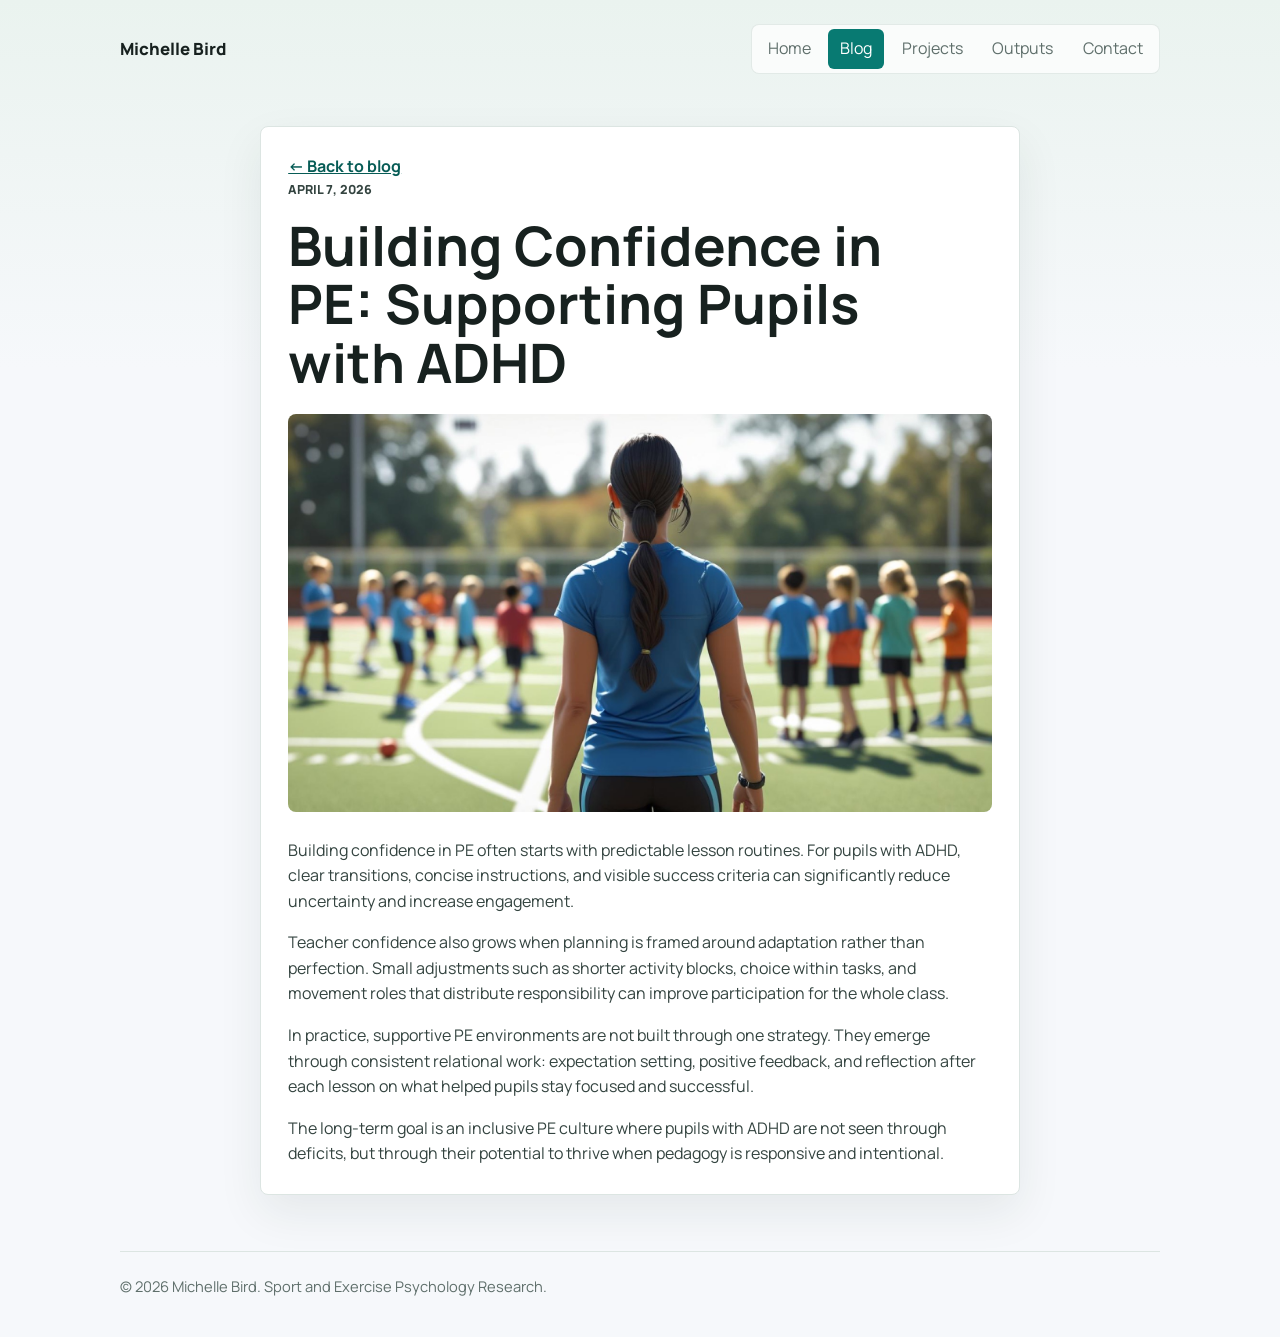
<file: blog/starting-small.html>
<!DOCTYPE html>
<html lang="en">
  <head>
    <meta charset="UTF-8" />
    <meta name="viewport" content="width=device-width, initial-scale=1.0" />
    <title>Building Confidence in PE: Supporting Pupils with ADHD</title>
    <meta
      name="description"
      content="A blog post on building teacher confidence in PE while supporting pupils with ADHD."
    />
    <link rel="preconnect" href="https://fonts.googleapis.com" />
    <link rel="preconnect" href="https://fonts.gstatic.com" crossorigin />
    <link
      href="https://fonts.googleapis.com/css2?family=Manrope:wght@400;500;700;800&display=swap"
      rel="stylesheet"
    />
    <link rel="stylesheet" href="../styles.css" />
  </head>
  <body>
    <div class="site-shell">
      <header class="site-header">
        <a class="brand" href="../index.html">Michelle Bird</a>
        <button class="menu-toggle" type="button" aria-expanded="false">Menu</button>
        <nav class="site-nav" aria-label="Primary navigation">
          <a href="../index.html">Home</a>
          <a href="index.html" aria-current="page">Blog</a>
          <a href="../projects/index.html">Projects</a>
          <a href="../outputs.html">Outputs</a>
          <a href="../contact.html">Contact</a>
        </nav>
      </header>

      <main>
        <article class="article">
          <div class="article-header">
            <a class="back-link" href="index.html">&larr; Back to blog</a>
            <p class="meta">April 7, 2026</p>
            <h1>Building Confidence in PE: Supporting Pupils with ADHD</h1>
          </div>

          <img
            src="../assets/images/blog-pe-teachers-adhd-confidence-photo.jpg"
            alt="PE teacher walking into an outdoor PE space with pupils blurred in the distance"
          />

          <p>
            Building confidence in PE often starts with predictable lesson
            routines. For pupils with ADHD, clear transitions, concise
            instructions, and visible success criteria can significantly reduce
            uncertainty and increase engagement.
          </p>
          <p>
            Teacher confidence also grows when planning is framed around
            adaptation rather than perfection. Small adjustments such as shorter
            activity blocks, choice within tasks, and movement roles that
            distribute responsibility can improve participation for the whole
            class.
          </p>
          <p>
            In practice, supportive PE environments are not built through one
            strategy. They emerge through consistent relational work:
            expectation setting, positive feedback, and reflection after each
            lesson on what helped pupils stay focused and successful.
          </p>
          <p>
            The long-term goal is an inclusive PE culture where pupils with ADHD
            are not seen through deficits, but through their potential to thrive
            when pedagogy is responsive and intentional.
          </p>
        </article>
      </main>

      <footer class="site-footer">
        <p>&copy; <span id="year"></span> Michelle Bird. Sport and Exercise Psychology Research.</p>
      </footer>
    </div>

    <script src="../scripts/site.js"></script>
  </body>
</html>
</file>
<file: styles.css>
:root {
  --bg: #f6f8fb;
  --bg-soft: #eaf3ef;
  --surface: #ffffff;
  --surface-soft: #fbfcfd;
  --text: #17211f;
  --muted: #5f6f6b;
  --line: #dce5e2;
  --accent: #087a72;
  --accent-dark: #075c56;
  --accent-warm: #bd4b39;
  --shadow: 0 18px 45px rgba(31, 45, 42, 0.08);
  --max-width: 1040px;
  --radius: 8px;
}

* {
  box-sizing: border-box;
}

body {
  margin: 0;
  font-family: "Manrope", sans-serif;
  color: var(--text);
  background:
    linear-gradient(180deg, var(--bg-soft) 0, var(--bg) 23rem),
    var(--bg);
  line-height: 1.6;
}

a {
  color: inherit;
}

.site-shell {
  width: min(calc(100% - 2rem), var(--max-width));
  margin: 0 auto;
  min-height: 100vh;
}

.site-header,
.site-footer {
  display: flex;
  justify-content: space-between;
  align-items: center;
  gap: 1rem;
}

.site-header {
  padding: 1.5rem 0 1.25rem;
}

.site-header-home {
  justify-content: flex-end;
}

.site-footer {
  padding: 1.4rem 0 2.4rem;
  border-top: 1px solid var(--line);
  color: var(--muted);
  font-size: 0.92rem;
}

.brand,
.site-nav a,
.button,
.text-link {
  text-decoration: none;
}

.brand {
  font-weight: 800;
  letter-spacing: 0;
  font-size: 1.05rem;
}

.site-nav {
  display: flex;
  gap: 0.35rem;
  padding: 0.25rem;
  background: rgba(255, 255, 255, 0.72);
  border: 1px solid rgba(220, 229, 226, 0.8);
  border-radius: var(--radius);
}

.menu-toggle {
  display: none;
  min-height: 2.35rem;
  padding: 0.5rem 0.8rem;
  color: white;
  background: var(--accent);
  border: 0;
  border-radius: var(--radius);
  font: inherit;
  font-weight: 700;
  cursor: pointer;
}

.menu-toggle:hover {
  background: var(--accent-warm);
}

.site-nav a {
  color: var(--muted);
  border-radius: 6px;
  padding: 0.45rem 0.75rem;
  transition: background 160ms ease, color 160ms ease;
}

.site-nav a[aria-current="page"],
.site-nav a:hover {
  background: var(--accent);
  color: white;
}

.text-link:hover {
  color: var(--accent-warm);
}

main {
  padding: 0.75rem 0 3.5rem;
}

.hero,
.section-grid,
.cards,
.content-grid,
.bio-section,
.research-interests,
.research-feature {
  display: grid;
  gap: 1rem;
}

.hero {
  grid-template-columns: minmax(0, 1.2fr) minmax(260px, 0.8fr);
  align-items: center;
  gap: clamp(1.5rem, 5vw, 4rem);
  min-height: 31rem;
  padding: clamp(2.5rem, 7vw, 5rem) 0 clamp(2.4rem, 6vw, 4rem);
  border-bottom: 1px solid rgba(23, 33, 31, 0.1);
}

.panel,
.card,
.article,
.portrait-card,
.bio-section,
.research-interests,
.research-feature,
.contact-email-panel,
.contact-panel,
.presentation-item {
  background: var(--surface);
  border: 1px solid var(--line);
  border-radius: var(--radius);
  box-shadow: var(--shadow);
}

.panel,
.card {
  overflow: hidden;
}

.panel,
.article,
.bio-section,
.research-interests,
.research-feature,
.contact-email-panel,
.contact-panel,
.presentation-item {
  padding: clamp(1.25rem, 3vw, 1.7rem);
}

h1,
h2 {
  margin: 0 0 0.8rem;
  line-height: 1.08;
  letter-spacing: 0;
  overflow-wrap: anywhere;
}

p {
  margin: 0 0 1rem;
}

p:last-child {
  margin-bottom: 0;
}

.hero h1,
.page-header h1,
.article h1 {
  font-size: 4.25rem;
  max-width: 13ch;
}

.panel h2,
.card h2 {
  font-size: 1.35rem;
  line-height: 1.18;
}

.article .article-header h1 {
  font-size: clamp(2.1rem, 5vw, 3.4rem);
  max-width: 18ch;
}

.article .project-title {
  font-size: 20pt;
  line-height: 1.3;
  max-width: 44ch;
}

.eyebrow,
.section-label,
.meta {
  text-transform: uppercase;
  letter-spacing: 0;
  font-size: 0.78rem;
  color: var(--muted);
  font-weight: 800;
}

.lead {
  max-width: 42rem;
  font-size: 1.22rem;
  color: #31403d;
}

.mini-list,
.post-list {
  margin: 0.8rem 0 1rem;
  padding-left: 1.2rem;
}

.button-row {
  display: flex;
  gap: 0.75rem;
  flex-wrap: wrap;
  margin-top: 1.4rem;
}

.profile-links {
  display: flex;
  gap: 0.75rem;
  flex-wrap: wrap;
  margin-top: 1.25rem;
}

.profile-links a {
  display: inline-flex;
  align-items: center;
  min-height: 2.35rem;
  padding: 0.5rem 0.8rem;
  color: var(--accent-dark);
  border: 1px solid var(--line);
  border-radius: var(--radius);
  background: var(--surface-soft);
  font-weight: 700;
  text-decoration: none;
  transition: background 160ms ease, border-color 160ms ease, color 160ms ease, transform 160ms ease;
}

.profile-links a:hover {
  color: white;
  background: var(--accent);
  border-color: var(--accent);
  transform: translateY(-1px);
}

.button {
  display: inline-flex;
  align-items: center;
  min-height: 2.8rem;
  padding: 0.72rem 1rem;
  border-radius: var(--radius);
  font-weight: 700;
  transition: transform 160ms ease, box-shadow 160ms ease, background 160ms ease;
}

.button-primary {
  color: white;
  background: var(--accent);
  box-shadow: 0 10px 22px rgba(8, 122, 114, 0.18);
}

.button-primary:hover {
  background: var(--accent-warm);
  box-shadow: 0 12px 24px rgba(189, 75, 57, 0.2);
}

.button-secondary {
  background: rgba(255, 255, 255, 0.76);
  border: 1px solid var(--line);
}

.button-secondary:hover {
  color: white;
  background: var(--accent-dark);
  border-color: var(--accent-dark);
}

.button:hover {
  transform: translateY(-1px);
}

.focus-strip {
  display: grid;
  grid-template-columns: repeat(3, minmax(0, 1fr));
  gap: 1px;
  margin: 1.25rem 0;
  overflow: hidden;
  border: 1px solid var(--line);
  border-radius: var(--radius);
  background: var(--line);
}

.focus-strip p {
  margin: 0;
  padding: 1rem;
  background: rgba(255, 255, 255, 0.78);
  color: #344440;
  font-size: 0.95rem;
  font-weight: 700;
}

.portrait-card {
  margin: 0;
  overflow: hidden;
}

.portrait-card img {
  display: block;
  width: 100%;
  aspect-ratio: 4 / 5;
  object-fit: cover;
  background: var(--surface-soft);
}

.portrait-card figcaption {
  padding: 0.85rem 1rem;
  color: var(--muted);
  font-size: 0.92rem;
  font-weight: 700;
}

.bio-section {
  grid-template-columns: minmax(180px, 0.45fr) minmax(0, 1fr);
  gap: clamp(1rem, 4vw, 2.5rem);
  margin-top: 1.25rem;
}

.bio-copy {
  max-width: 42rem;
}

.research-interests {
  grid-template-columns: minmax(180px, 0.45fr) minmax(0, 1fr);
  gap: clamp(1rem, 4vw, 2.5rem);
  margin-top: 1.25rem;
}

.keyword-list {
  display: flex;
  flex-wrap: wrap;
  gap: 0.55rem;
  margin: 0;
  padding: 0;
  list-style: none;
}

.keyword-list li {
  padding: 0.45rem 0.7rem;
  color: #31403d;
  background: var(--bg-soft);
  border: 1px solid var(--line);
  border-radius: var(--radius);
  font-size: 0.92rem;
  font-weight: 700;
}

.research-feature {
  grid-template-columns: minmax(220px, 0.7fr) minmax(0, 1fr);
  align-items: center;
  gap: clamp(1rem, 4vw, 2rem);
  margin-top: 1.25rem;
  overflow: hidden;
}

.research-feature-link {
  color: inherit;
  text-decoration: none;
  transition: transform 160ms ease, box-shadow 160ms ease, border-color 160ms ease;
}

.research-feature-link:hover {
  border-color: rgba(8, 122, 114, 0.45);
  box-shadow: 0 20px 48px rgba(8, 122, 114, 0.14);
  transform: translateY(-1px);
}

.research-feature-link:hover .text-link {
  color: var(--accent-warm);
}

.contact-panel {
  display: grid;
  grid-template-columns: minmax(0, 1fr) auto;
  align-items: center;
  gap: clamp(1rem, 4vw, 2rem);
  margin-top: 1.25rem;
}

.contact-email-panel {
  margin-top: 1.25rem;
}

.contact-email-panel h2 {
  font-size: 1.7rem;
}

.presentation-list {
  display: grid;
  gap: 1rem;
  margin-top: 1.25rem;
}

.presentation-photo {
  max-width: 18rem;
  margin: 0 0 1.25rem;
}

.presentation-photo img {
  display: block;
  width: 100%;
  border-radius: var(--radius);
  background: var(--surface-soft);
}

.presentation-item h2 {
  font-size: 1.55rem;
}

.presentation-item h3 {
  margin: 1.5rem 0 0.75rem;
  font-size: 1rem;
}

.research-feature img {
  display: block;
  width: 100%;
  border-radius: var(--radius);
  background: var(--surface-soft);
}

.section-grid,
.cards,
.content-grid {
  grid-template-columns: repeat(2, minmax(0, 1fr));
}

.page-header,
.wide-panel,
.article {
  margin-top: 1.25rem;
}

.page-header {
  padding: clamp(2.5rem, 7vw, 4rem) 0 clamp(1.25rem, 4vw, 2rem);
}

.page-header p {
  max-width: 42rem;
  color: var(--muted);
}

.card {
  padding: 0;
}

.card-link {
  color: inherit;
  text-decoration: none;
  transition: transform 160ms ease, box-shadow 160ms ease, border-color 160ms ease;
}

.card-link:hover {
  border-color: rgba(8, 122, 114, 0.45);
  box-shadow: 0 20px 48px rgba(8, 122, 114, 0.14);
  transform: translateY(-1px);
}

.card-link:hover .text-link {
  color: var(--accent-warm);
}

.card > :not(img) {
  margin-left: clamp(1.1rem, 3vw, 1.4rem);
  margin-right: clamp(1.1rem, 3vw, 1.4rem);
}

.card > :last-child {
  display: inline-block;
  margin-bottom: clamp(1.1rem, 3vw, 1.4rem);
}

.panel-image,
.card-image {
  display: block;
  width: 100%;
  aspect-ratio: 16 / 10;
  object-fit: cover;
  background: var(--surface-soft);
}

.panel-image {
  margin: calc(clamp(1.25rem, 3vw, 1.7rem) * -1) calc(clamp(1.25rem, 3vw, 1.7rem) * -1) 1.1rem;
  width: calc(100% + (clamp(1.25rem, 3vw, 1.7rem) * 2));
}

.panel-image + .section-label,
.card-image + .meta {
  margin-top: 1rem;
}

.image-credit {
  color: var(--muted);
  font-size: 0.78rem;
  margin-top: 0.65rem;
}

.card-image + .image-credit + .meta {
  margin-top: 0.75rem;
}

.article {
  max-width: 760px;
  margin-left: auto;
  margin-right: auto;
}

.article-header {
  margin-bottom: 1.2rem;
}

.article img {
  display: block;
  width: 100%;
  margin: 1.4rem 0 1.6rem;
  border-radius: var(--radius);
  background: var(--surface-soft);
}

.article p,
.article li {
  color: #344440;
}

.article h2 {
  margin: 2rem 0 0.75rem;
  font-size: 1.55rem;
}

.article-intro {
  max-width: 42rem;
  font-size: 1.12rem;
  color: #31403d;
}

.article-authors {
  color: var(--muted);
  font-weight: 700;
}

.strategy-list,
.reference-list {
  padding-left: 1.25rem;
}

.strategy-list li,
.reference-list li {
  margin-bottom: 0.85rem;
}

.reference-list {
  font-size: 0.9rem;
}

.reference-list a {
  overflow-wrap: anywhere;
}

.back-link,
.text-link {
  color: var(--accent-dark);
  font-weight: 700;
}

.text-link {
  text-underline-offset: 0.2em;
}

@media (max-width: 820px) {
  .hero,
  .bio-section,
  .research-interests,
  .research-feature,
  .contact-panel,
  .section-grid,
  .cards,
  .content-grid,
  .focus-strip {
    grid-template-columns: 1fr;
  }

  .site-header,
  .site-footer {
    flex-direction: column;
    align-items: flex-start;
  }

  .menu-toggle {
    display: inline-flex;
    align-items: center;
    justify-content: center;
  }

  .site-nav {
    display: none;
    grid-template-columns: 1fr;
    width: 100%;
    margin-top: 0.65rem;
  }

  .site-nav.is-open {
    display: grid;
  }

  .site-nav a {
    text-align: center;
  }

  .hero {
    min-height: auto;
    padding-top: 2.2rem;
  }

  .hero h1,
  .page-header h1,
  .article h1 {
    font-size: 2.45rem;
    max-width: 100%;
  }

  .article .article-header h1 {
    font-size: 2rem;
  }

  .article .project-title {
    font-size: 1.25rem;
  }

  .lead {
    font-size: 1.08rem;
  }
}
</file>
